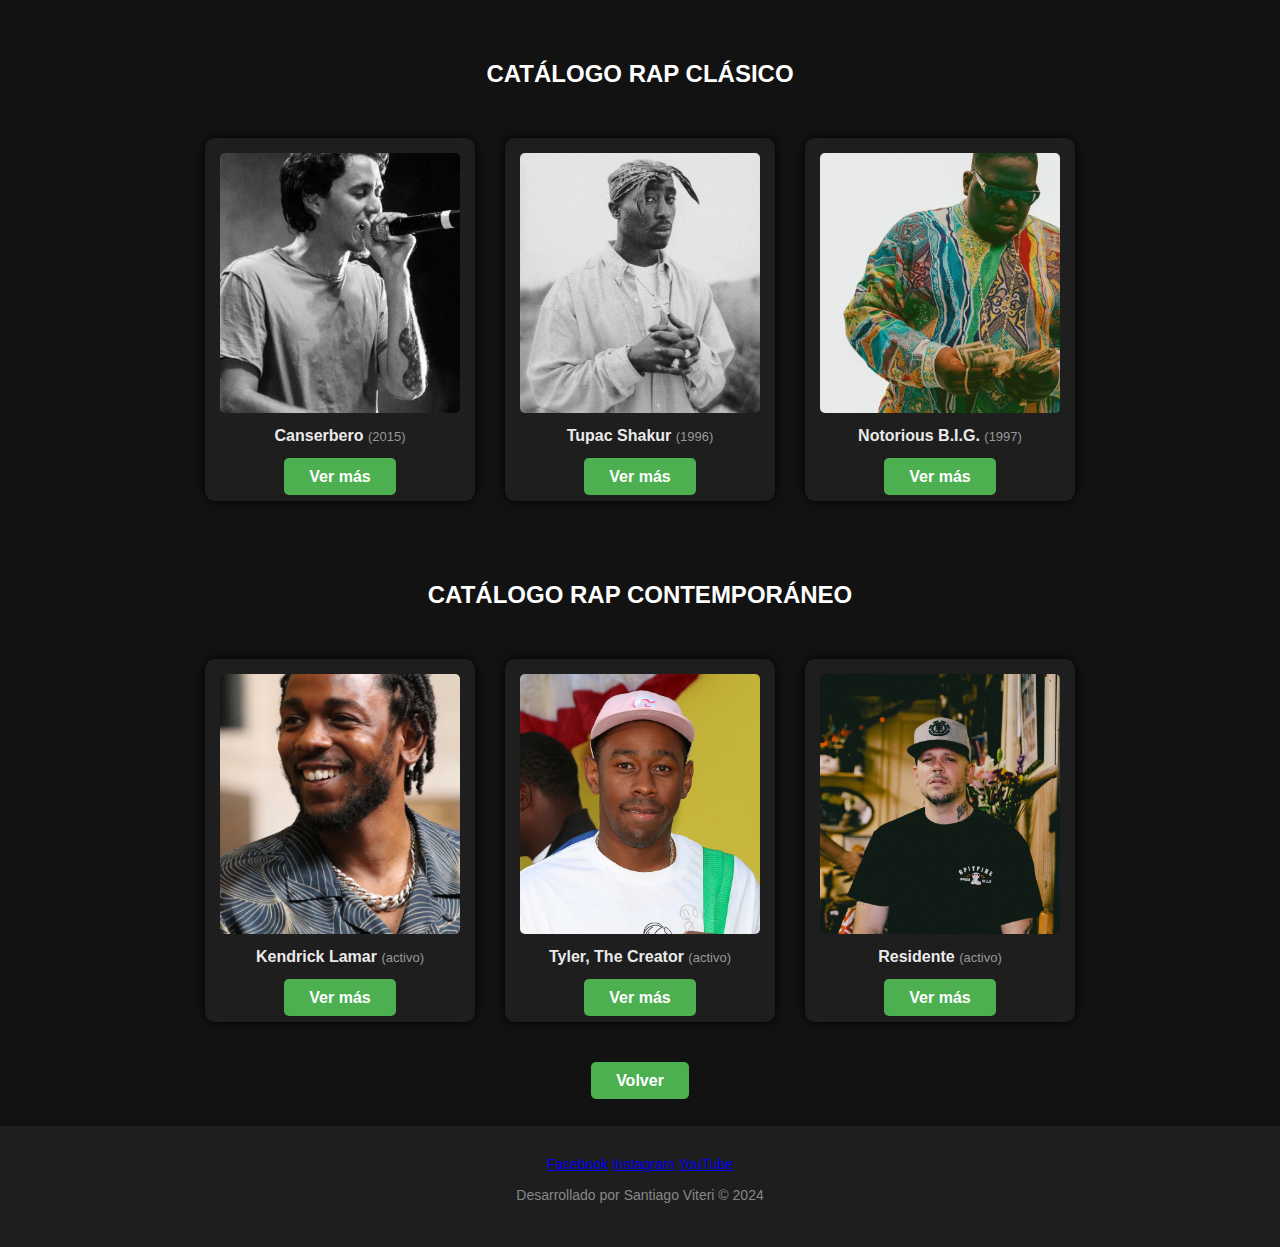
<file: mr.green/catalogo/index.html>
<!DOCTYPE html>
<html lang="es">
<head>
  <meta charset="UTF-8" />
  <meta name="viewport" content="width=device-width, initial-scale=1.0" />
  <title>Catálogo - Cultura RAP</title>
  <link rel="stylesheet" href="../css/styles.css" />
</head>
<body>
  <section class="seccion">
    <h2 class="relato-titulo">CATÁLOGO RAP CLÁSICO</h2>
    <div class="galeria">
      <div class="tarjeta">
        <img src="recurso3/rap1.jpg" alt="Canserbero">
        <h3>Canserbero <span>(2015)</span></h3>
        <br>
        <a href="catalogo1.html" class="btn">Ver más</a>
      </div>
      <div class="tarjeta">
        <img src="recurso3/rap2.jpg" alt="Tupac">
        <h3>Tupac Shakur <span>(1996)</span></h3>
        <br>
        <a href="catalogo2.html" class="btn">Ver más</a>
      </div>
      <div class="tarjeta">
        <img src="recurso3/rap3.jpg" alt="Biggie Smalls">
        <h3>Notorious B.I.G. <span>(1997)</span></h3>
        <br>
        <a href="catalogo3.html" class="btn">Ver más</a>
      </div>
    </div>
  </section>

  <section class="seccion">
    <h2 class="relato-titulo">CATÁLOGO RAP CONTEMPORÁNEO</h2>
    <div class="galeria">
      <div class="tarjeta">
        <img src="recurso3/rap4.jpg" alt="Kendrick Lamar">
        <h3>Kendrick Lamar <span>(activo)</span></h3>
        <br>
        <a href="catalogo4.html" class="btn">Ver más</a>
      </div>
      <div class="tarjeta">
        <img src="recurso3/rap5.avif" alt="Tyler The Creator">
        <h3>Tyler, The Creator <span>(activo)</span></h3>
        <br>
        <a href="catalogo5.html" class="btn">Ver más</a>
      </div>
      <div class="tarjeta">
        <img src="recurso3/rap6.webp" alt="Residente">
        <h3>Residente <span>(activo)</span></h3>
        <br>
        <a href="catalogo6.html" class="btn">Ver más</a>
      </div>
    </div>
  </section>
   <div style="text-align: center; margin-top: 30px;">
      <a href="../rap.html"class="btn">Volver</a>
    </div>
    <br>
    <br>
    <footer class="main-footer">
     <div class="redes-sociales">
        <a href="https://facebook.com" target="_blank" class="icono facebook">Facebook</a>
        <a href="https://instagram.com" target="_blank" class="icono instagram">Instagram</a>
        <a href="https://youtube.com" target="_blank" class="icono youtube">YouTube</a>
    </div>
    <p class="credit">Desarrollado por Santiago Viteri © 2024</p>
  </footer>
</body>
</html>
</file>
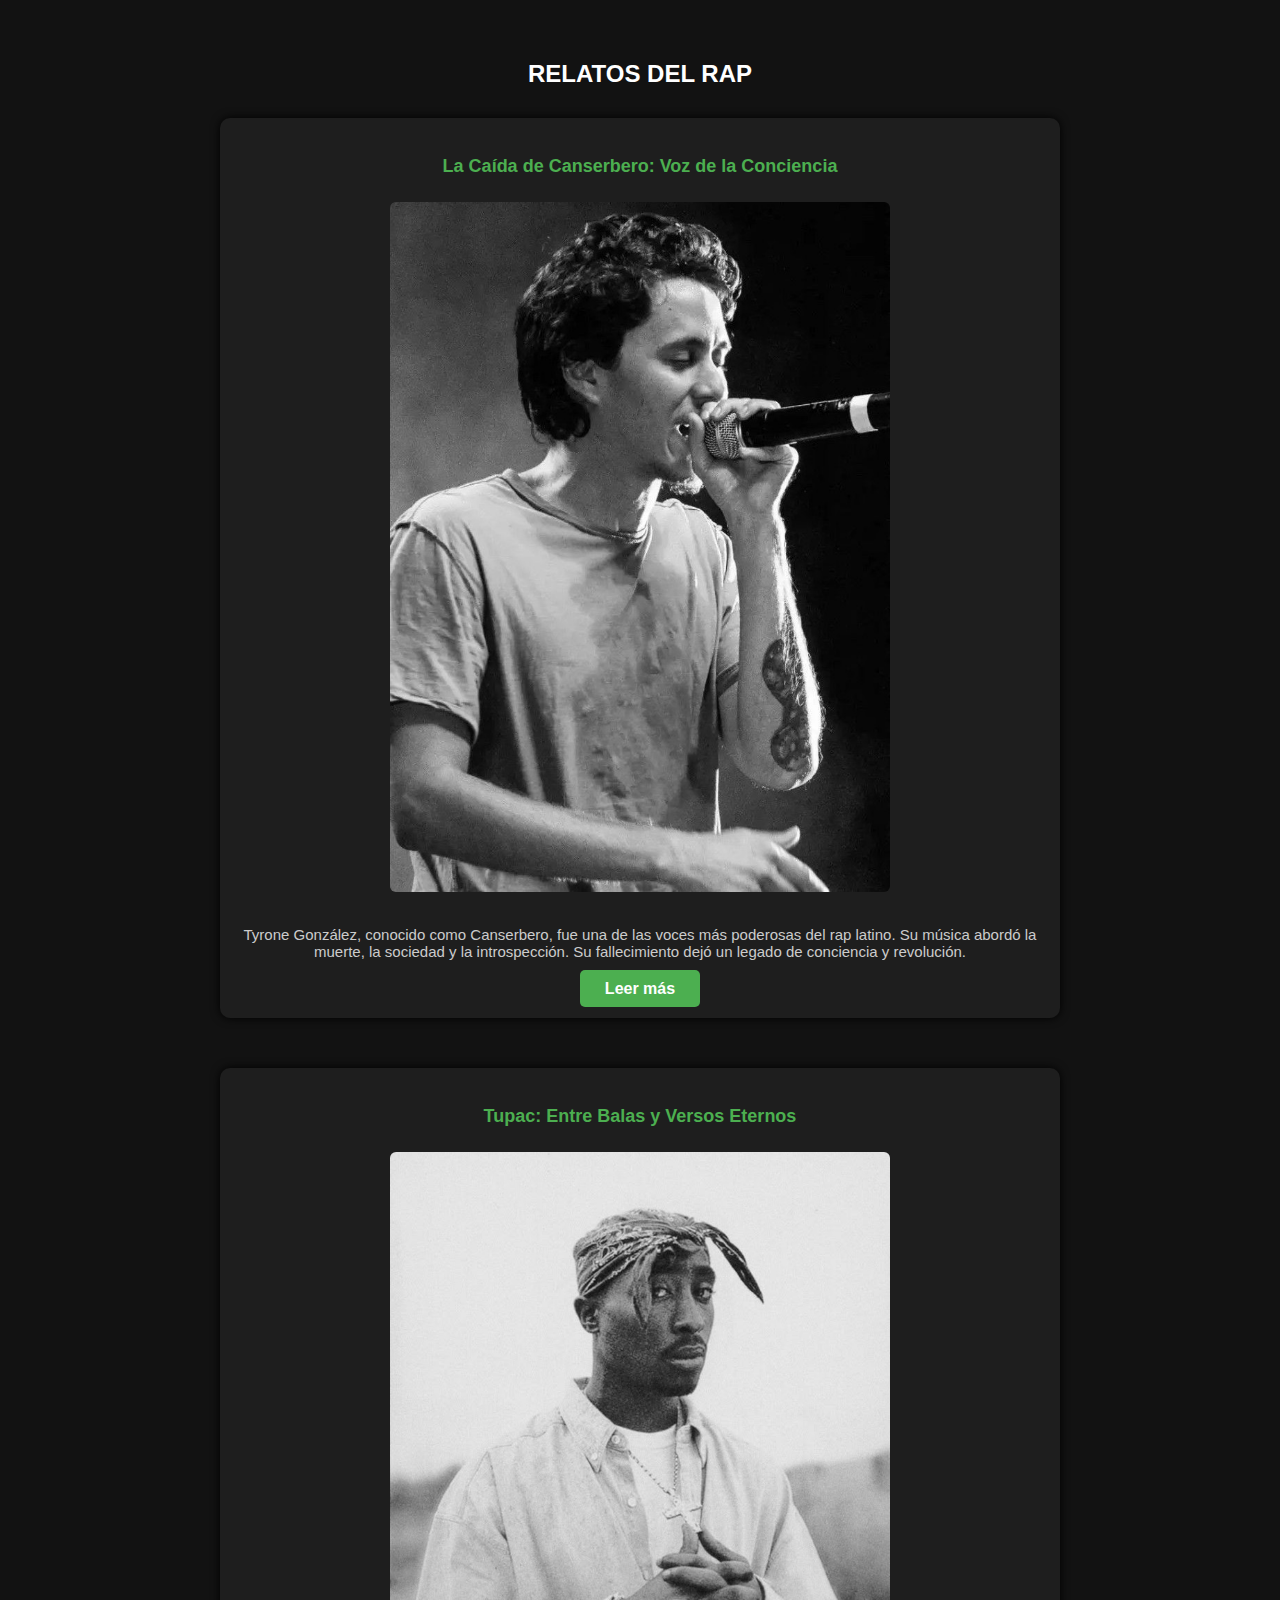
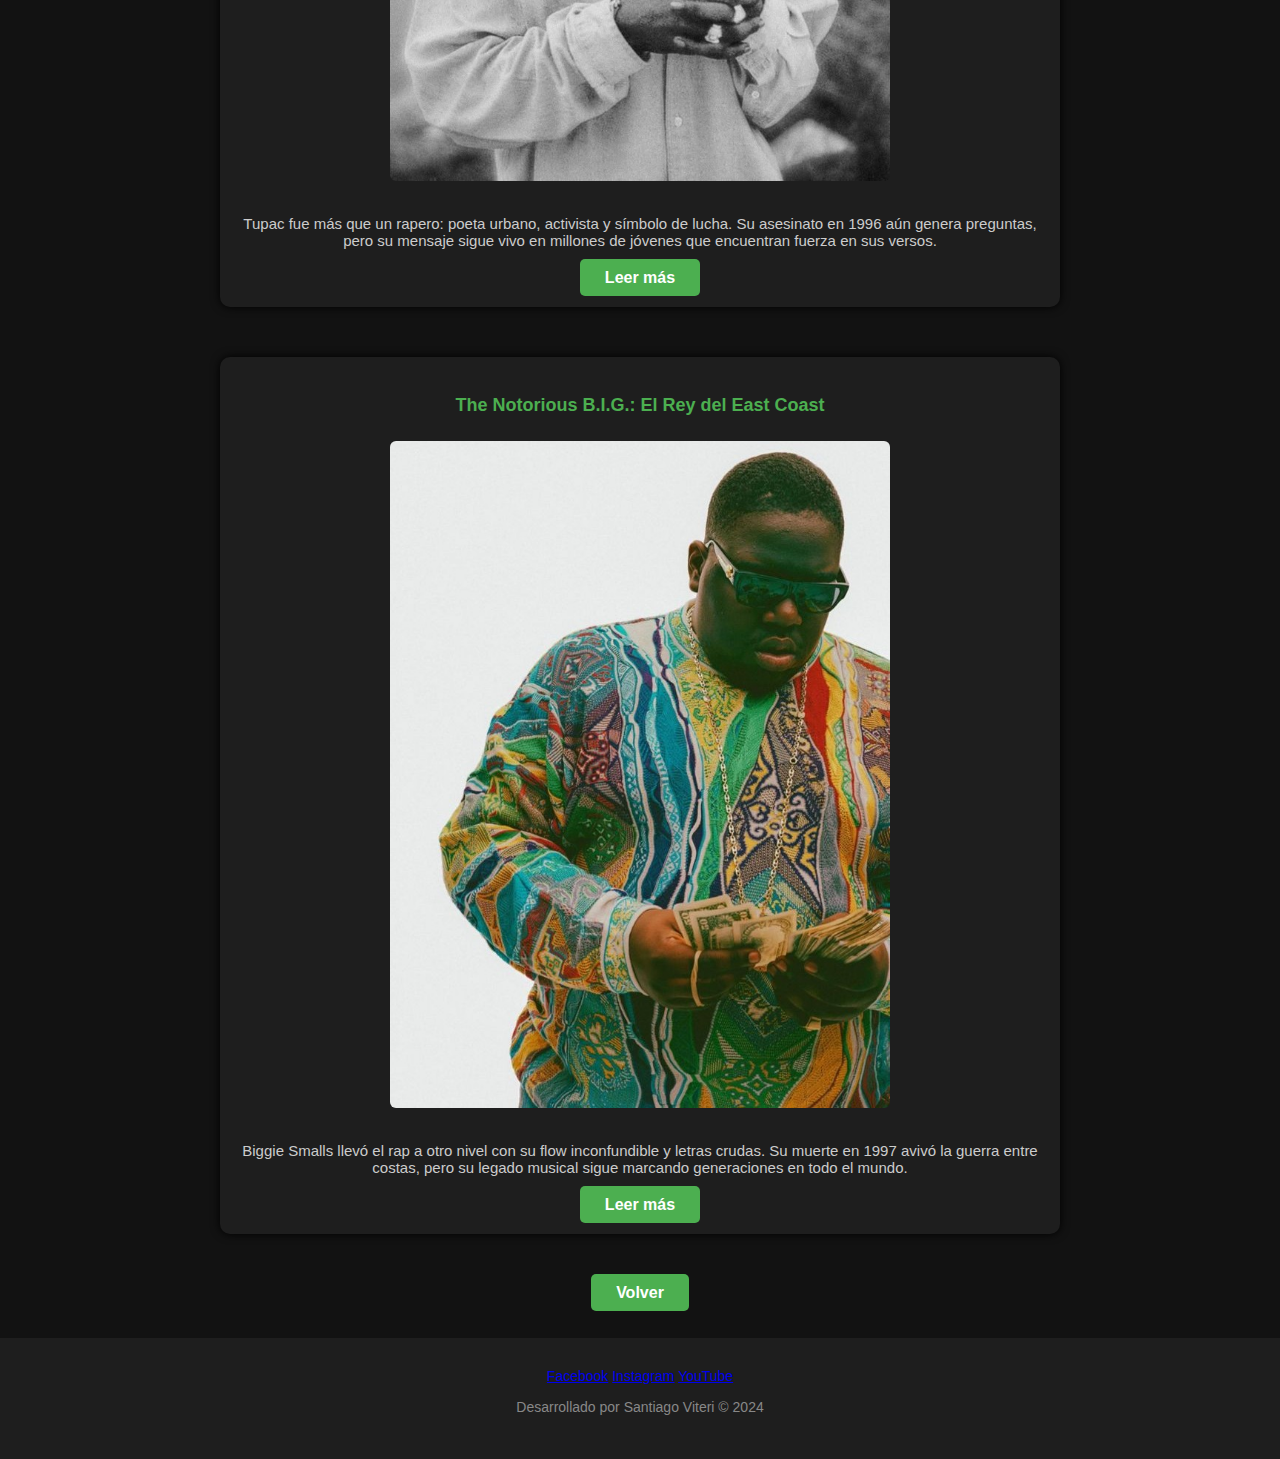
<file: mr.green/relatos/index.html>
<!DOCTYPE html>
<html lang="es">
<head>
  <meta charset="UTF-8" />
  <meta name="viewport" content="width=device-width, initial-scale=1.0" />
  <title>Relatos del RAP</title>
  <link rel="stylesheet" href="../css/styles.css" />
</head>
<body>
  <section class="relatos-seccion">
    <h2 class="relato-titulo">RELATOS DEL RAP</h2>

    <div class="relato-bloque">
      <h3 class="relato-subtitulo">La Caída de Canserbero: Voz de la Conciencia</h3>
      <img src="recusro2/rap1.jpg" alt="Canserbero" class="relato-img">
      <p class="relato-descripcion">
        Tyrone González, conocido como Canserbero, fue una de las voces más poderosas del rap latino. Su música abordó la muerte, la sociedad y la introspección. Su fallecimiento dejó un legado de conciencia y revolución.
      </p>
      <a href="relato1.html" class="btn">Leer más</a>
    </div>

    <div class="relato-bloque">
      <h3 class="relato-subtitulo">Tupac: Entre Balas y Versos Eternos</h3>
      <img src="recusro2/rap2.jpg" alt="Tupac Shakur" class="relato-img">
      <p class="relato-descripcion">
        Tupac fue más que un rapero: poeta urbano, activista y símbolo de lucha. Su asesinato en 1996 aún genera preguntas, pero su mensaje sigue vivo en millones de jóvenes que encuentran fuerza en sus versos.
      </p>
      <a href="relato2.html" class="btn">Leer más</a>
    </div>

    <div class="relato-bloque">
      <h3 class="relato-subtitulo">The Notorious B.I.G.: El Rey del East Coast</h3>
      <img src="recusro2/rap3.jpg" alt="Notorious BIG" class="relato-img">
      <p class="relato-descripcion">
        Biggie Smalls llevó el rap a otro nivel con su flow inconfundible y letras crudas. Su muerte en 1997 avivó la guerra entre costas, pero su legado musical sigue marcando generaciones en todo el mundo.
      </p>
      <a href="relato3.html" class="btn">Leer más</a>
    </div>

     <div style="text-align: center; margin-top: 30px;">
      <a href="../rap.html"class="btn">Volver</a>
    </div>
    <br>
    <br>
    <footer class="main-footer">
     <div class="redes-sociales">
        <a href="https://facebook.com" target="_blank" class="icono facebook">Facebook</a>
        <a href="https://instagram.com" target="_blank" class="icono instagram">Instagram</a>
        <a href="https://youtube.com" target="_blank" class="icono youtube">YouTube</a>
    </div>
    <p class="credit">Desarrollado por Santiago Viteri © 2024</p>
  </footer>
  </section>
</body>
</html>
</file>
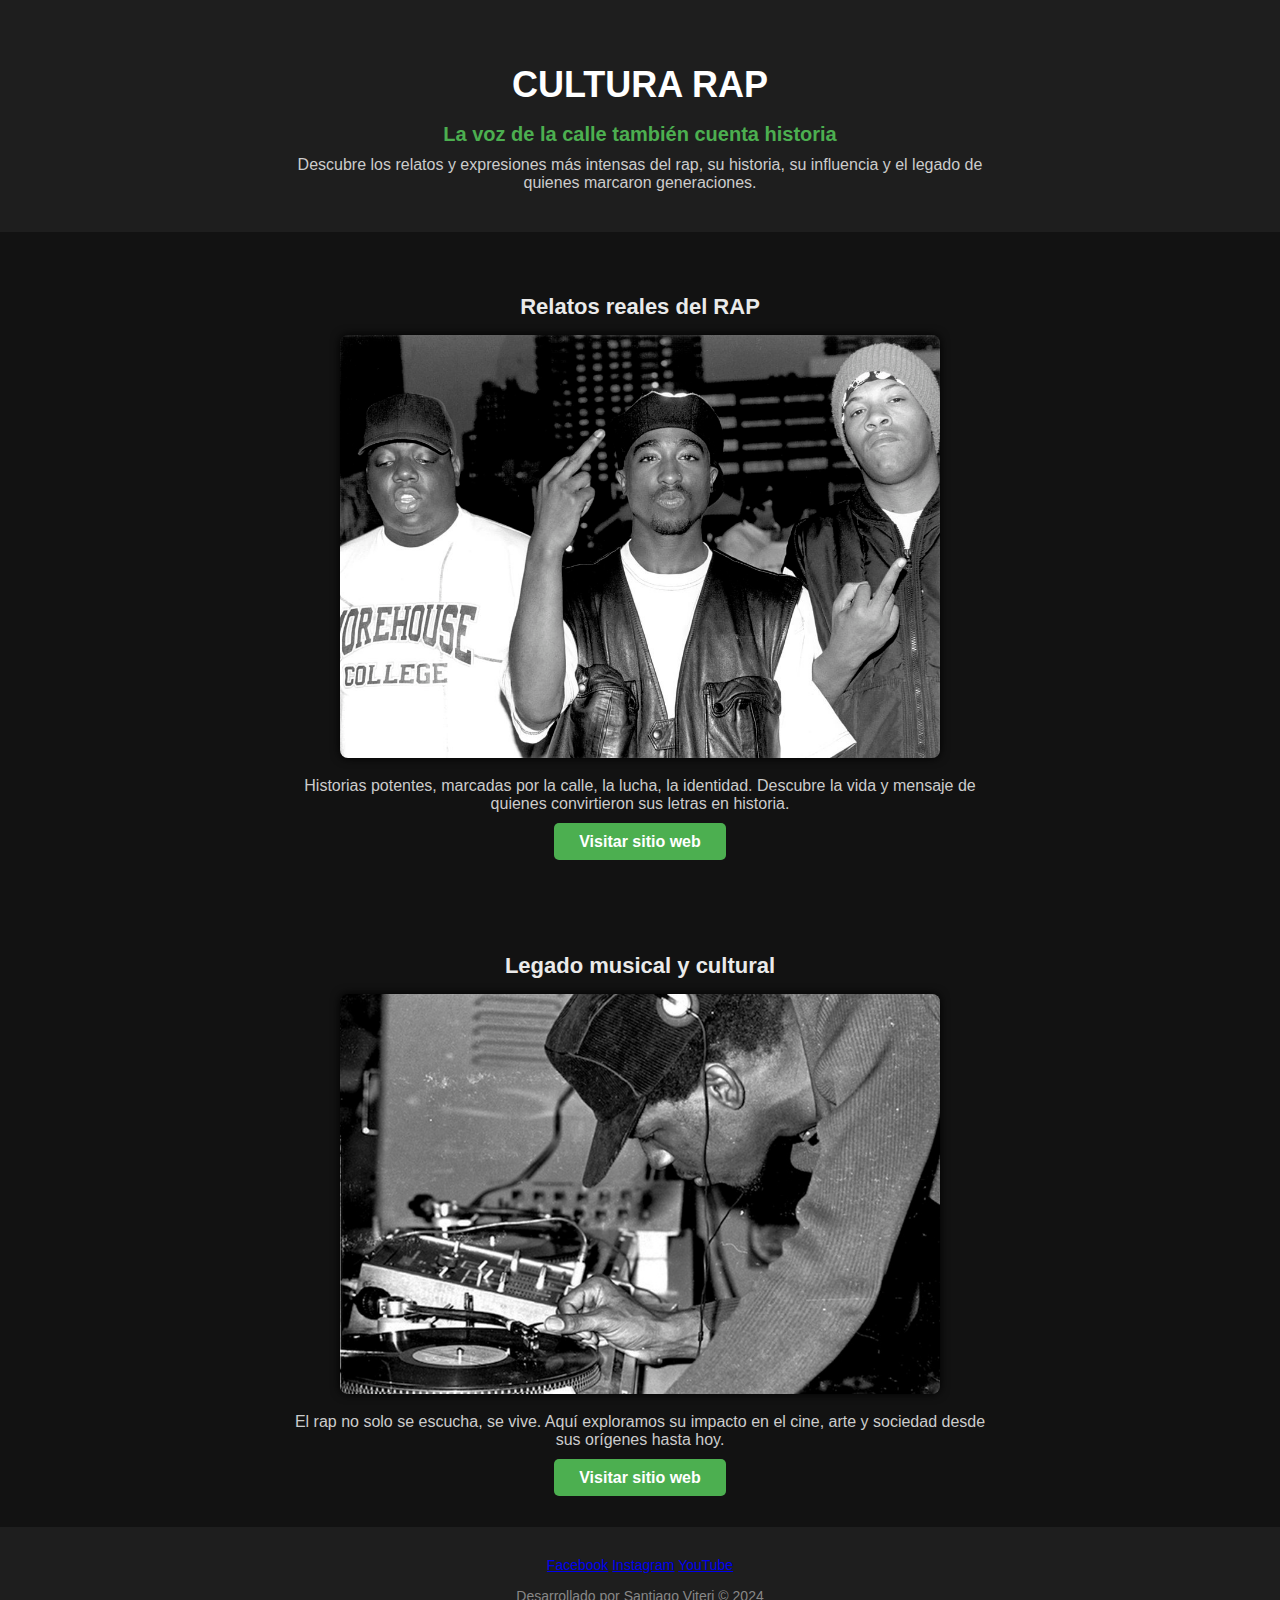
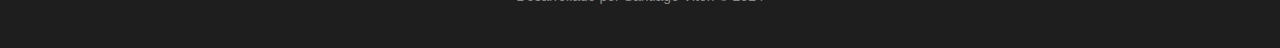
<file: mr.green/rap.html>
<!DOCTYPE html>
<html lang="es">
<head>
  <meta charset="UTF-8">
  <meta name="viewport" content="width=device-width, initial-scale=1.0">
  <title>Cultura RAP</title>
  <link rel="stylesheet" href="css/styles.css">
</head>
<body>
  <header class="main-header">
    <h1>CULTURA RAP</h1>
    <h2>La voz de la calle también cuenta historia</h2>
    <p>Descubre los relatos y expresiones más intensas del rap, su historia, su influencia y el legado de quienes marcaron generaciones.</p>
  </header>

  <section class="bloque">
    <h3>Relatos reales del RAP</h3>
    <img src="recurso/rap1.jpeg" alt="Relato de rap" class="bloque-img">
    <p>Historias potentes, marcadas por la calle, la lucha, la identidad. Descubre la vida y mensaje de quienes convirtieron sus letras en historia.</p>
    <a href="relatos/index.html" class="btn">Visitar sitio web</a>
  </section>

  <section class="bloque">
    <h3>Legado musical y cultural</h3>
    <img src="recurso/rap2.jpg" alt="Legado cultural" class="bloque-img">
    <p>El rap no solo se escucha, se vive. Aquí exploramos su impacto en el cine, arte y sociedad desde sus orígenes hasta hoy.</p>
    <a href="catalogo/index.html" class="btn">Visitar sitio web</a>
  </section>
 <footer class="main-footer">
     <div class="redes-sociales">
        <a href="https://facebook.com" target="_blank" class="icono facebook">Facebook</a>
        <a href="https://instagram.com" target="_blank" class="icono instagram">Instagram</a>
        <a href="https://youtube.com" target="_blank" class="icono youtube">YouTube</a>
    </div>
    <p class="credit">Desarrollado por Santiago Viteri © 2024</p>
  </footer>
</body>
</html>
</file>
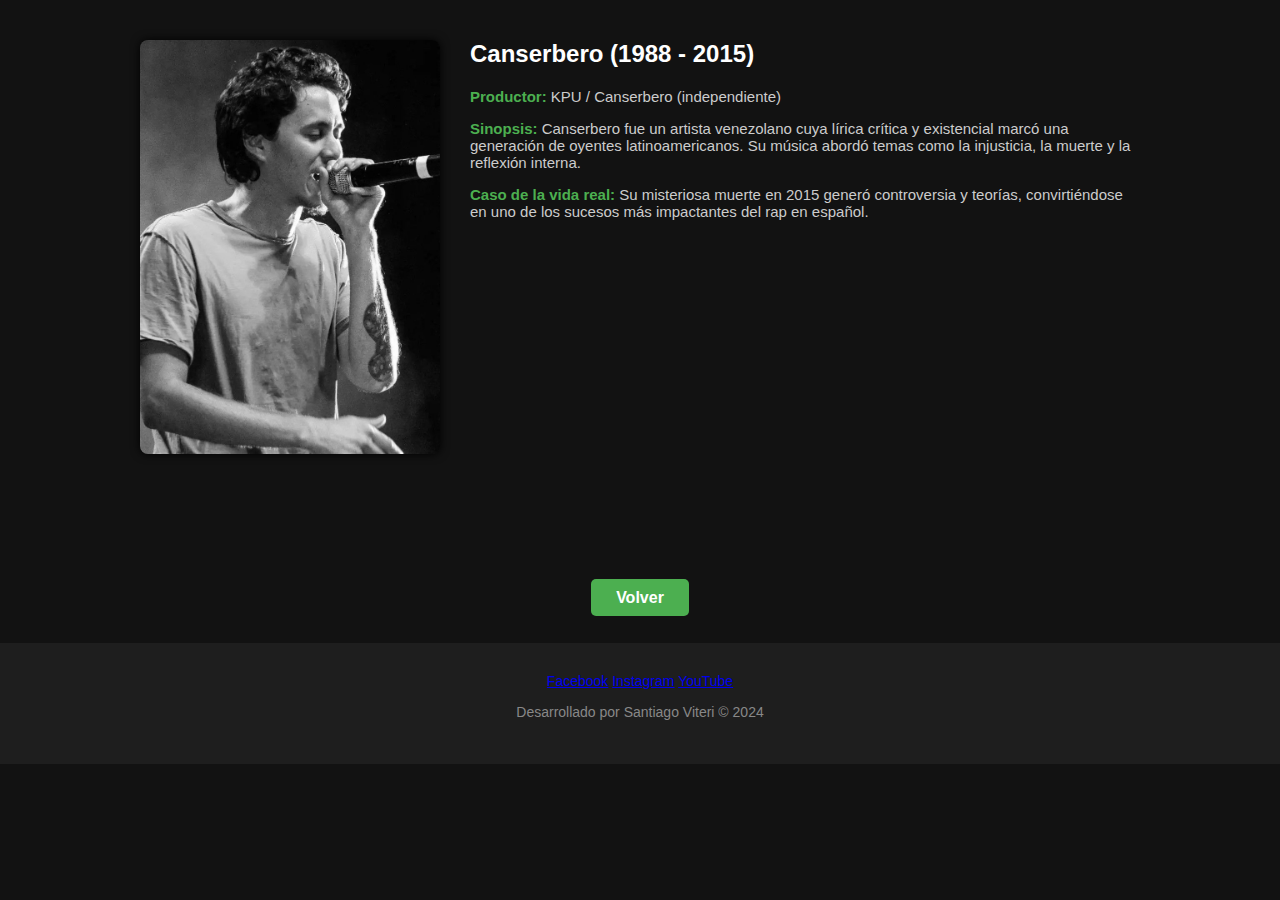
<file: mr.green/catalogo/catalogo1.html>
<!DOCTYPE html>
<html lang="es">
<head>
  <meta charset="UTF-8" />
  <meta name="viewport" content="width=device-width, initial-scale=1.0" />
  <title>Canserbero</title>
   <link rel="stylesheet" href="../css/styles.css" />
</head>
<body>
  <section class="ficha-container">
    <img src="recurso3/rap1.jpg" alt="Canserbero" />
    <div class="ficha-info">
      <h2>Canserbero (1988 - 2015)</h2>
      <p><strong>Productor:</strong> KPU / Canserbero (independiente)</p>
      <p><strong>Sinopsis:</strong> Canserbero fue un artista venezolano cuya lírica crítica y existencial marcó una generación de oyentes latinoamericanos. Su música abordó temas como la injusticia, la muerte y la reflexión interna.</p>
      <p><strong>Caso de la vida real:</strong> Su misteriosa muerte en 2015 generó controversia y teorías, convirtiéndose en uno de los sucesos más impactantes del rap en español.</p>
      <iframe width="560" height="315" src="https://www.youtube.com/embed/Z53FwXxB5JE?si=Y1pnn-N3zk7E0WwX" title="YouTube video player" frameborder="0" allow="accelerometer; autoplay; clipboard-write; encrypted-media; gyroscope; picture-in-picture; web-share" referrerpolicy="strict-origin-when-cross-origin" allowfullscreen></iframe>
    </div>
</body>
  </section>
    <div style="text-align: center; margin-top: 30px;">
      <a href="index.html"class="btn">Volver</a>
    </div>
    <br>
    <br>
    <footer class="main-footer">
     <div class="redes-sociales">
        <a href="https://facebook.com" target="_blank" class="icono facebook">Facebook</a>
        <a href="https://instagram.com" target="_blank" class="icono instagram">Instagram</a>
        <a href="https://youtube.com" target="_blank" class="icono youtube">YouTube</a>
    </div>
    <p class="credit">Desarrollado por Santiago Viteri © 2024</p>
  </footer>
</body>
</html>
</file>
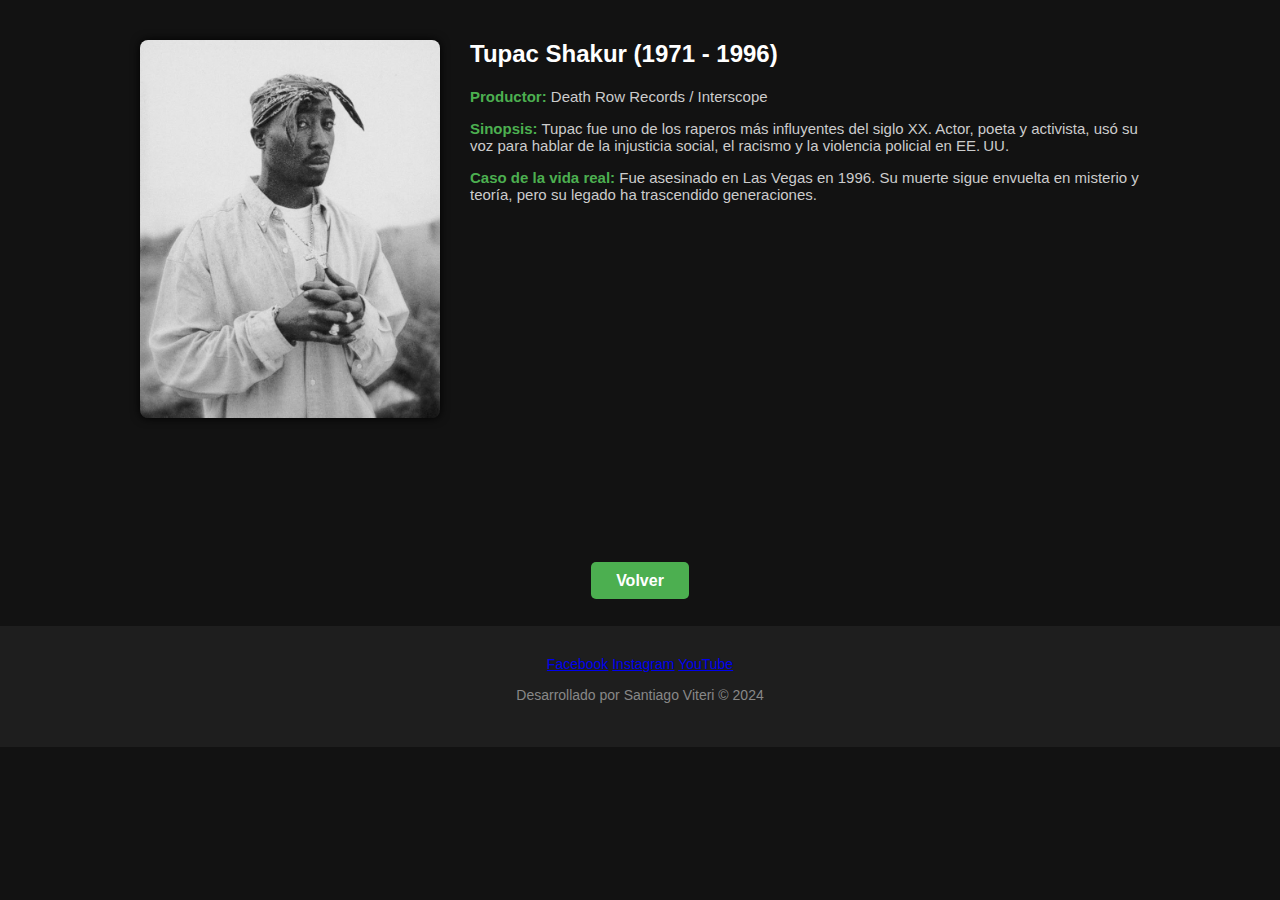
<file: mr.green/catalogo/catalogo2.html>
<!DOCTYPE html>
<html lang="es">
<head>
  <meta charset="UTF-8" />
  <meta name="viewport" content="width=device-width, initial-scale=1.0" />
  <title>Tupac Shakur</title>
   <link rel="stylesheet" href="../css/styles.css" />
</head>
<body>
  <section class="ficha-container">
    <img src="recurso3/rap2.jpg" alt="Tupac Shakur" />
    <div class="ficha-info">
      <h2>Tupac Shakur (1971 - 1996)</h2>
      <p><strong>Productor:</strong> Death Row Records / Interscope</p>
      <p><strong>Sinopsis:</strong> Tupac fue uno de los raperos más influyentes del siglo XX. Actor, poeta y activista, usó su voz para hablar de la injusticia social, el racismo y la violencia policial en EE. UU.</p>
      <p><strong>Caso de la vida real:</strong> Fue asesinado en Las Vegas en 1996. Su muerte sigue envuelta en misterio y teoría, pero su legado ha trascendido generaciones.</p>
     <iframe width="560" height="315" src="https://www.youtube.com/embed/U4iXxmWh7yg?si=eW-4J-3xsdhWWz6p" title="YouTube video player" frameborder="0" allow="accelerometer; autoplay; clipboard-write; encrypted-media; gyroscope; picture-in-picture; web-share" referrerpolicy="strict-origin-when-cross-origin" allowfullscreen></iframe>
    
  </section>
 <div style="text-align: center; margin-top: 30px;">
      <a href="index.html"class="btn">Volver</a>
    </div>
    <br>
    <br>
    <footer class="main-footer">
     <div class="redes-sociales">
        <a href="https://facebook.com" target="_blank" class="icono facebook">Facebook</a>
        <a href="https://instagram.com" target="_blank" class="icono instagram">Instagram</a>
        <a href="https://youtube.com" target="_blank" class="icono youtube">YouTube</a>
    </div>
    <p class="credit">Desarrollado por Santiago Viteri © 2024</p>
  </footer>
</body>
</html>
</file>
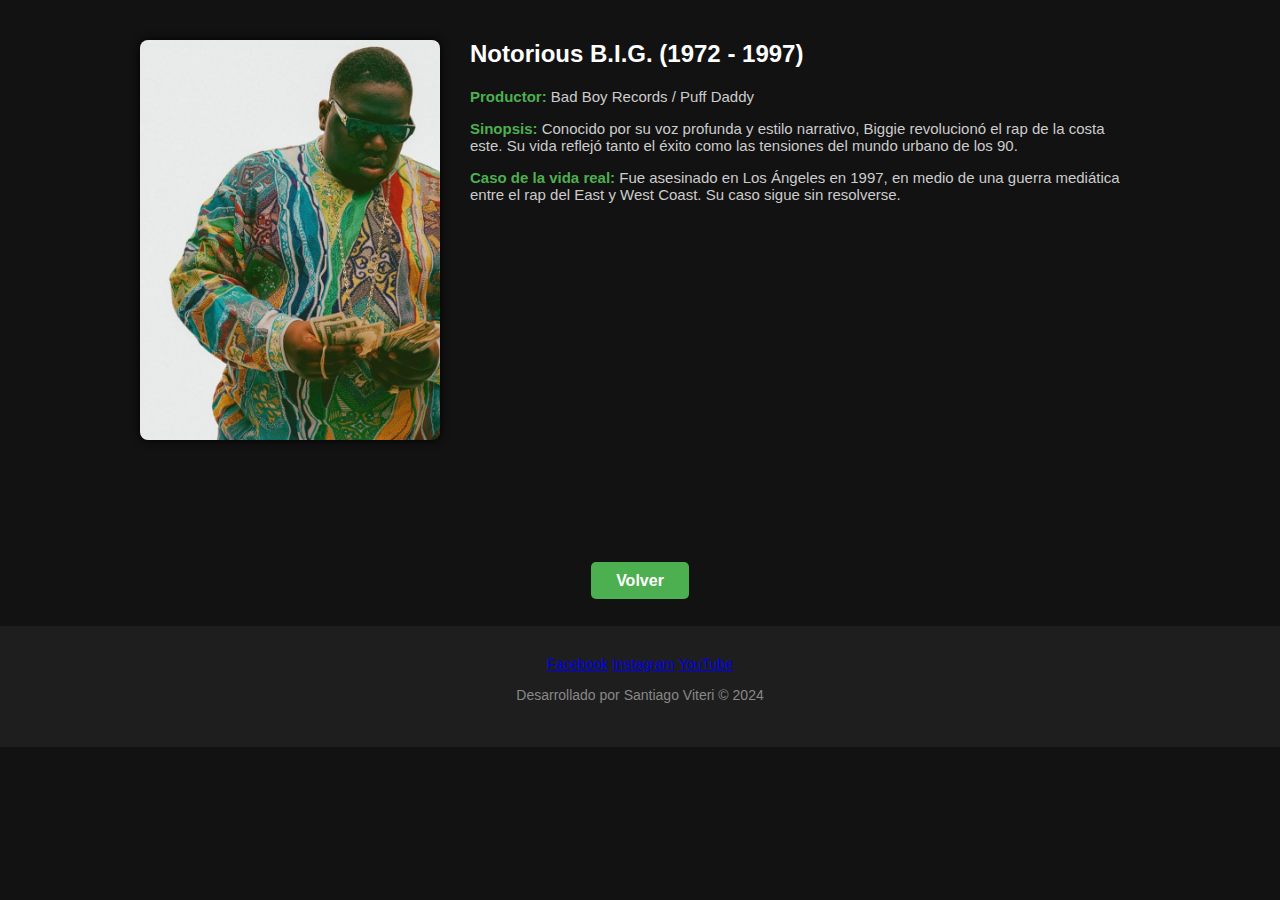
<file: mr.green/catalogo/catalogo3.html>
<!DOCTYPE html>
<html lang="es">
<head>
  <meta charset="UTF-8" />
  <meta name="viewport" content="width=device-width, initial-scale=1.0" />
  <title>Notorious B.I.G.</title>
 <link rel="stylesheet" href="../css/styles.css" />
</head>
<body>
  <section class="ficha-container">
    <img src="recurso3/rap3.jpg" alt="Notorious B.I.G." />
    <div class="ficha-info">
      <h2>Notorious B.I.G. (1972 - 1997)</h2>
      <p><strong>Productor:</strong> Bad Boy Records / Puff Daddy</p>
      <p><strong>Sinopsis:</strong> Conocido por su voz profunda y estilo narrativo, Biggie revolucionó el rap de la costa este. Su vida reflejó tanto el éxito como las tensiones del mundo urbano de los 90.</p>
      <p><strong>Caso de la vida real:</strong> Fue asesinado en Los Ángeles en 1997, en medio de una guerra mediática entre el rap del East y West Coast. Su caso sigue sin resolverse.</p>
<iframe width="560" height="315" src="https://www.youtube.com/embed/8GbUuNysIMk?si=D_vzll7JLUPWBqaw" title="YouTube video player" frameborder="0" allow="accelerometer; autoplay; clipboard-write; encrypted-media; gyroscope; picture-in-picture; web-share" referrerpolicy="strict-origin-when-cross-origin" allowfullscreen></iframe>
    </div>
  </section>
<div style="text-align: center; margin-top: 30px;">
      <a href="index.html"class="btn">Volver</a>
    </div>
    <br>
    <br>
    <footer class="main-footer">
     <div class="redes-sociales">
        <a href="https://facebook.com" target="_blank" class="icono facebook">Facebook</a>
        <a href="https://instagram.com" target="_blank" class="icono instagram">Instagram</a>
        <a href="https://youtube.com" target="_blank" class="icono youtube">YouTube</a>
    </div>
    <p class="credit">Desarrollado por Santiago Viteri © 2024</p>
  </footer>
</body>
</html>
</file>
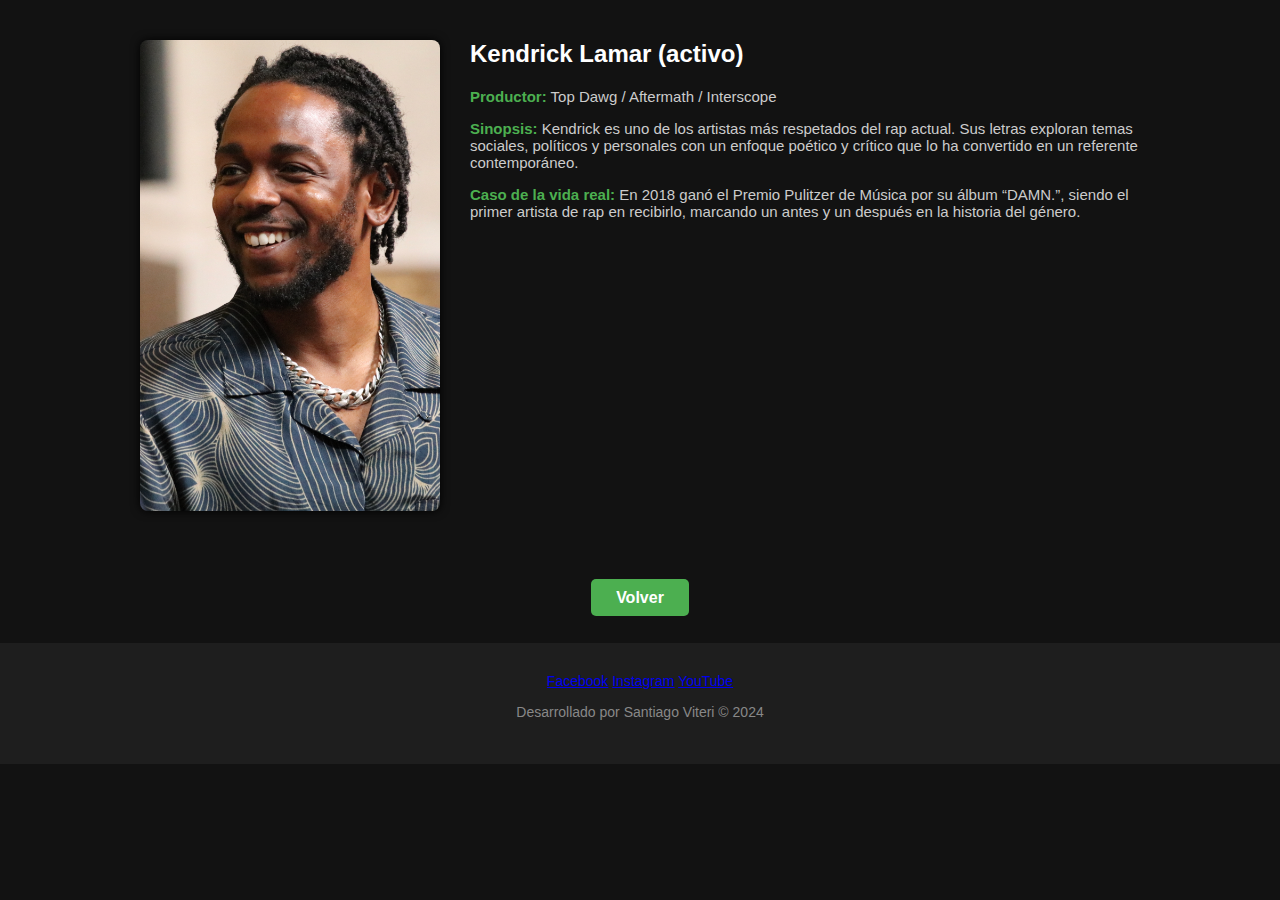
<file: mr.green/catalogo/catalogo4.html>
<!DOCTYPE html>
<html lang="es">
<head>
  <meta charset="UTF-8" />
  <meta name="viewport" content="width=device-width, initial-scale=1.0" />
  <title>Kendrick Lamar</title>
<link rel="stylesheet" href="../css/styles.css" />
</head>
<body>
  <section class="ficha-container">
    <img src="recurso3/rap4.jpg" alt="Kendrick Lamar" />
    <div class="ficha-info">
      <h2>Kendrick Lamar (activo)</h2>
      <p><strong>Productor:</strong> Top Dawg / Aftermath / Interscope</p>
      <p><strong>Sinopsis:</strong> Kendrick es uno de los artistas más respetados del rap actual. Sus letras exploran temas sociales, políticos y personales con un enfoque poético y crítico que lo ha convertido en un referente contemporáneo.</p>
      <p><strong>Caso de la vida real:</strong> En 2018 ganó el Premio Pulitzer de Música por su álbum “DAMN.”, siendo el primer artista de rap en recibirlo, marcando un antes y un después en la historia del género.</p>
     <iframe width="560" height="315" src="https://www.youtube.com/embed/jIY8Nsr87kg?si=eoL-rMeaPna9vgt-" title="YouTube video player" frameborder="0" allow="accelerometer; autoplay; clipboard-write; encrypted-media; gyroscope; picture-in-picture; web-share" referrerpolicy="strict-origin-when-cross-origin" allowfullscreen></iframe>
    </div>
  </section>
<div style="text-align: center; margin-top: 30px;">
      <a href="index.html"class="btn">Volver</a>
    </div>
    <br>
    <br>
    <footer class="main-footer">
     <div class="redes-sociales">
        <a href="https://facebook.com" target="_blank" class="icono facebook">Facebook</a>
        <a href="https://instagram.com" target="_blank" class="icono instagram">Instagram</a>
        <a href="https://youtube.com" target="_blank" class="icono youtube">YouTube</a>
    </div>
    <p class="credit">Desarrollado por Santiago Viteri © 2024</p>
  </footer>
</body>
</body>
</html>
</file>
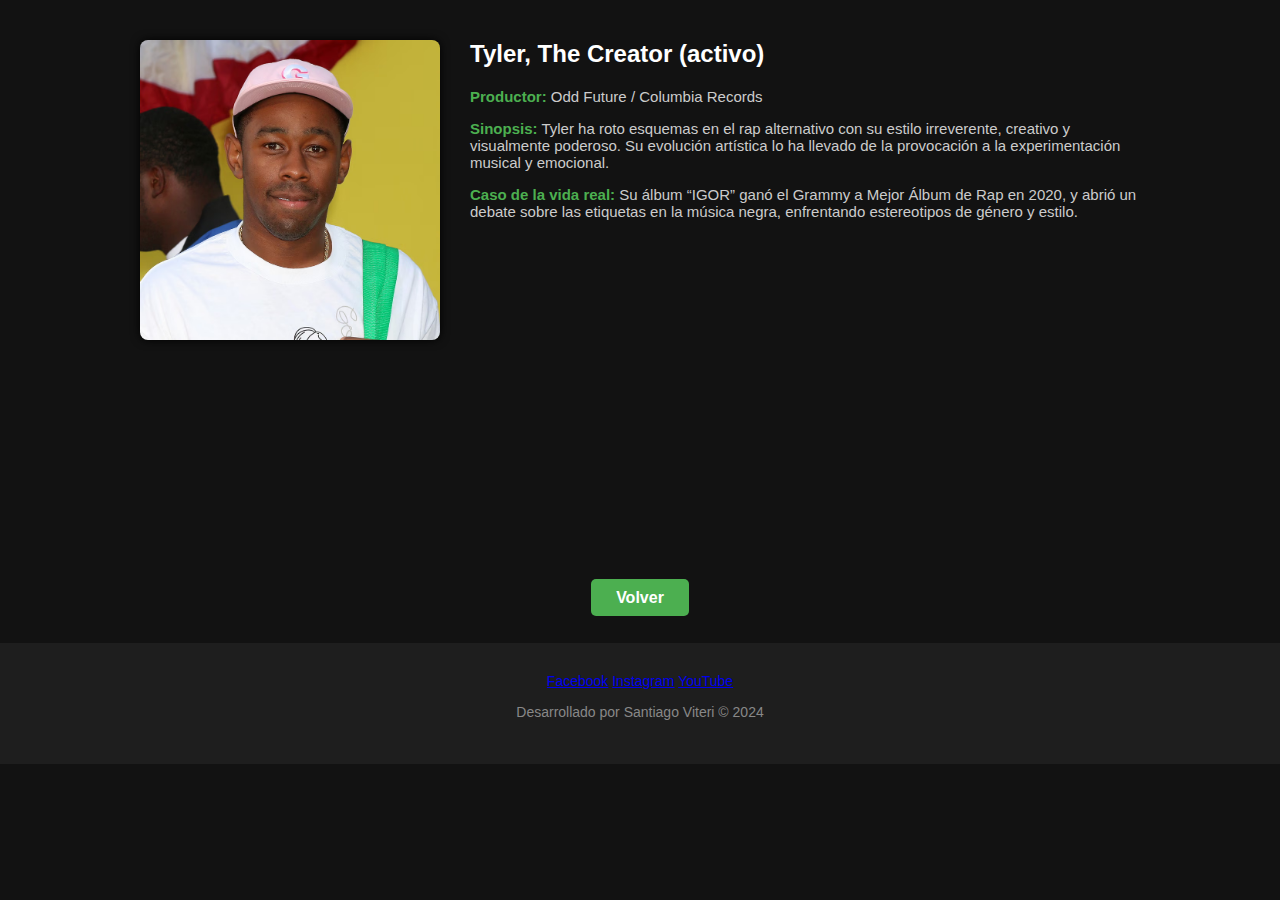
<file: mr.green/catalogo/catalogo5.html>
<!DOCTYPE html>
<html lang="es">
<head>
  <meta charset="UTF-8" />
  <meta name="viewport" content="width=device-width, initial-scale=1.0" />
  <title>Tyler, The Creator</title>
 <link rel="stylesheet" href="../css/styles.css" />
</head>
<body>
  <section class="ficha-container">
    <img src="recurso3/rap5.avif" alt="Tyler, The Creator" />
    <div class="ficha-info">
      <h2>Tyler, The Creator (activo)</h2>
      <p><strong>Productor:</strong> Odd Future / Columbia Records</p>
      <p><strong>Sinopsis:</strong> Tyler ha roto esquemas en el rap alternativo con su estilo irreverente, creativo y visualmente poderoso. Su evolución artística lo ha llevado de la provocación a la experimentación musical y emocional.</p>
      <p><strong>Caso de la vida real:</strong> Su álbum “IGOR” ganó el Grammy a Mejor Álbum de Rap en 2020, y abrió un debate sobre las etiquetas en la música negra, enfrentando estereotipos de género y estilo.</p>
    <iframe width="560" height="315" src="https://www.youtube.com/embed/H6CjuMazfsQ?si=sP2zJIqqOBOCLRXk" title="YouTube video player" frameborder="0" allow="accelerometer; autoplay; clipboard-write; encrypted-media; gyroscope; picture-in-picture; web-share" referrerpolicy="strict-origin-when-cross-origin" allowfullscreen></iframe>
    </div>
  </section>
<div style="text-align: center; margin-top: 30px;">
      <a href="index.html"class="btn">Volver</a>
    </div>
    <br>
    <br>
    <footer class="main-footer">
     <div class="redes-sociales">
        <a href="https://facebook.com" target="_blank" class="icono facebook">Facebook</a>
        <a href="https://instagram.com" target="_blank" class="icono instagram">Instagram</a>
        <a href="https://youtube.com" target="_blank" class="icono youtube">YouTube</a>
    </div>
    <p class="credit">Desarrollado por Santiago Viteri © 2024</p>
  </footer>
</body>
</html>
</file>
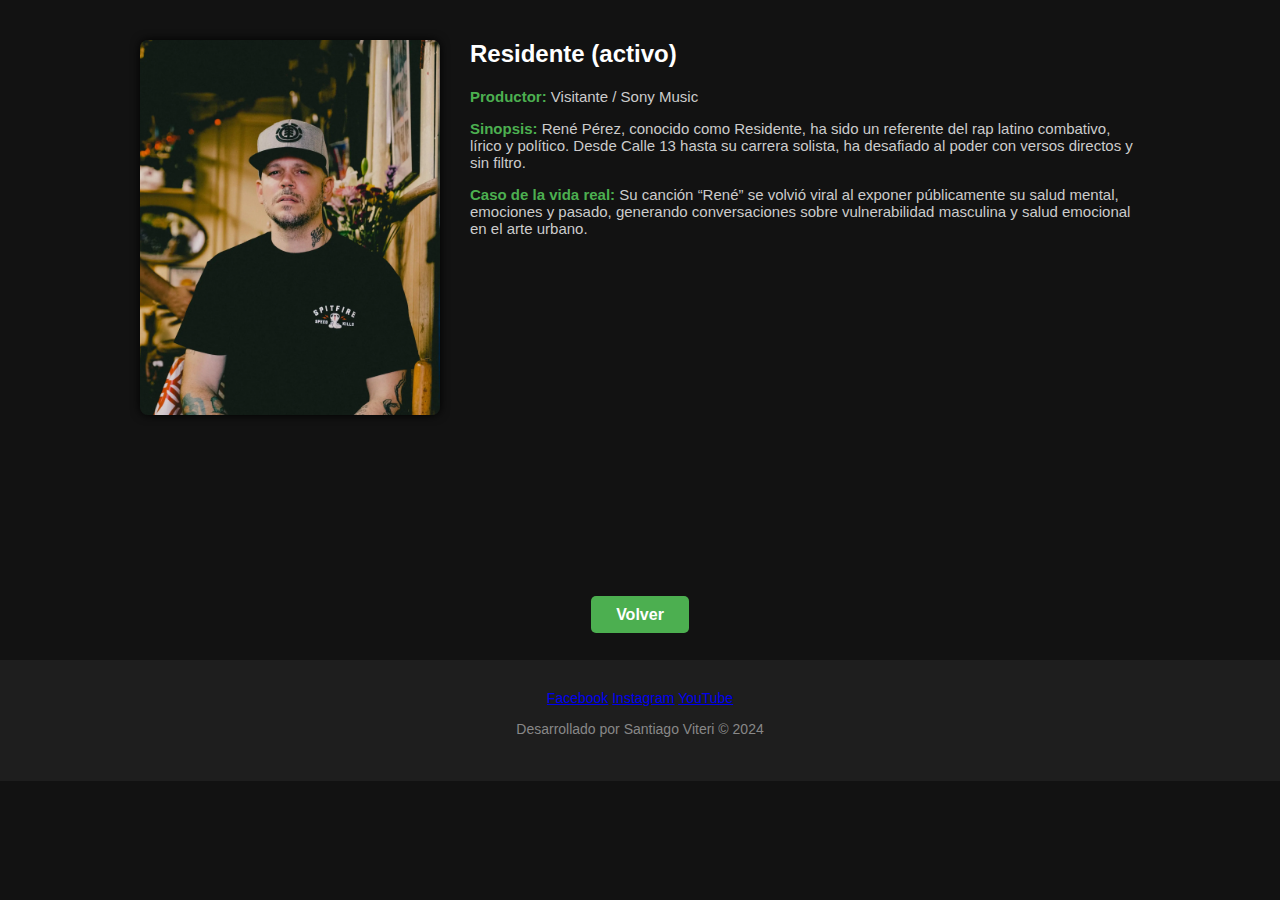
<file: mr.green/catalogo/catalogo6.html>
<!DOCTYPE html>
<html lang="es">
<head>
  <meta charset="UTF-8" />
  <meta name="viewport" content="width=device-width, initial-scale=1.0" />
  <title>Residente</title>
  <link rel="stylesheet" href="../css/styles.css" />
</head>
<body>
  <section class="ficha-container">
    <img src="recurso3/rap6.webp" alt="Residente" />
    <div class="ficha-info">
      <h2>Residente (activo)</h2>
      <p><strong>Productor:</strong> Visitante / Sony Music</p>
      <p><strong>Sinopsis:</strong> René Pérez, conocido como Residente, ha sido un referente del rap latino combativo, lírico y político. Desde Calle 13 hasta su carrera solista, ha desafiado al poder con versos directos y sin filtro.</p>
      <p><strong>Caso de la vida real:</strong> Su canción “René” se volvió viral al exponer públicamente su salud mental, emociones y pasado, generando conversaciones sobre vulnerabilidad masculina y salud emocional en el arte urbano.</p>
      <iframe width="560" height="315" src="https://www.youtube.com/embed/ZDa6Uym_mqk?si=nL12BbFx1xmV_WHl" title="YouTube video player" frameborder="0" allow="accelerometer; autoplay; clipboard-write; encrypted-media; gyroscope; picture-in-picture; web-share" referrerpolicy="strict-origin-when-cross-origin" allowfullscreen></iframe>
    </div>
  </section>

<div style="text-align: center; margin-top: 30px;">
      <a href="index.html"class="btn">Volver</a>
    </div>
    <br>
    <br>
    <footer class="main-footer">
     <div class="redes-sociales">
        <a href="https://facebook.com" target="_blank" class="icono facebook">Facebook</a>
        <a href="https://instagram.com" target="_blank" class="icono instagram">Instagram</a>
        <a href="https://youtube.com" target="_blank" class="icono youtube">YouTube</a>
    </div>
    <p class="credit">Desarrollado por Santiago Viteri © 2024</p>
  </footer>
</body>
</html>
</file>
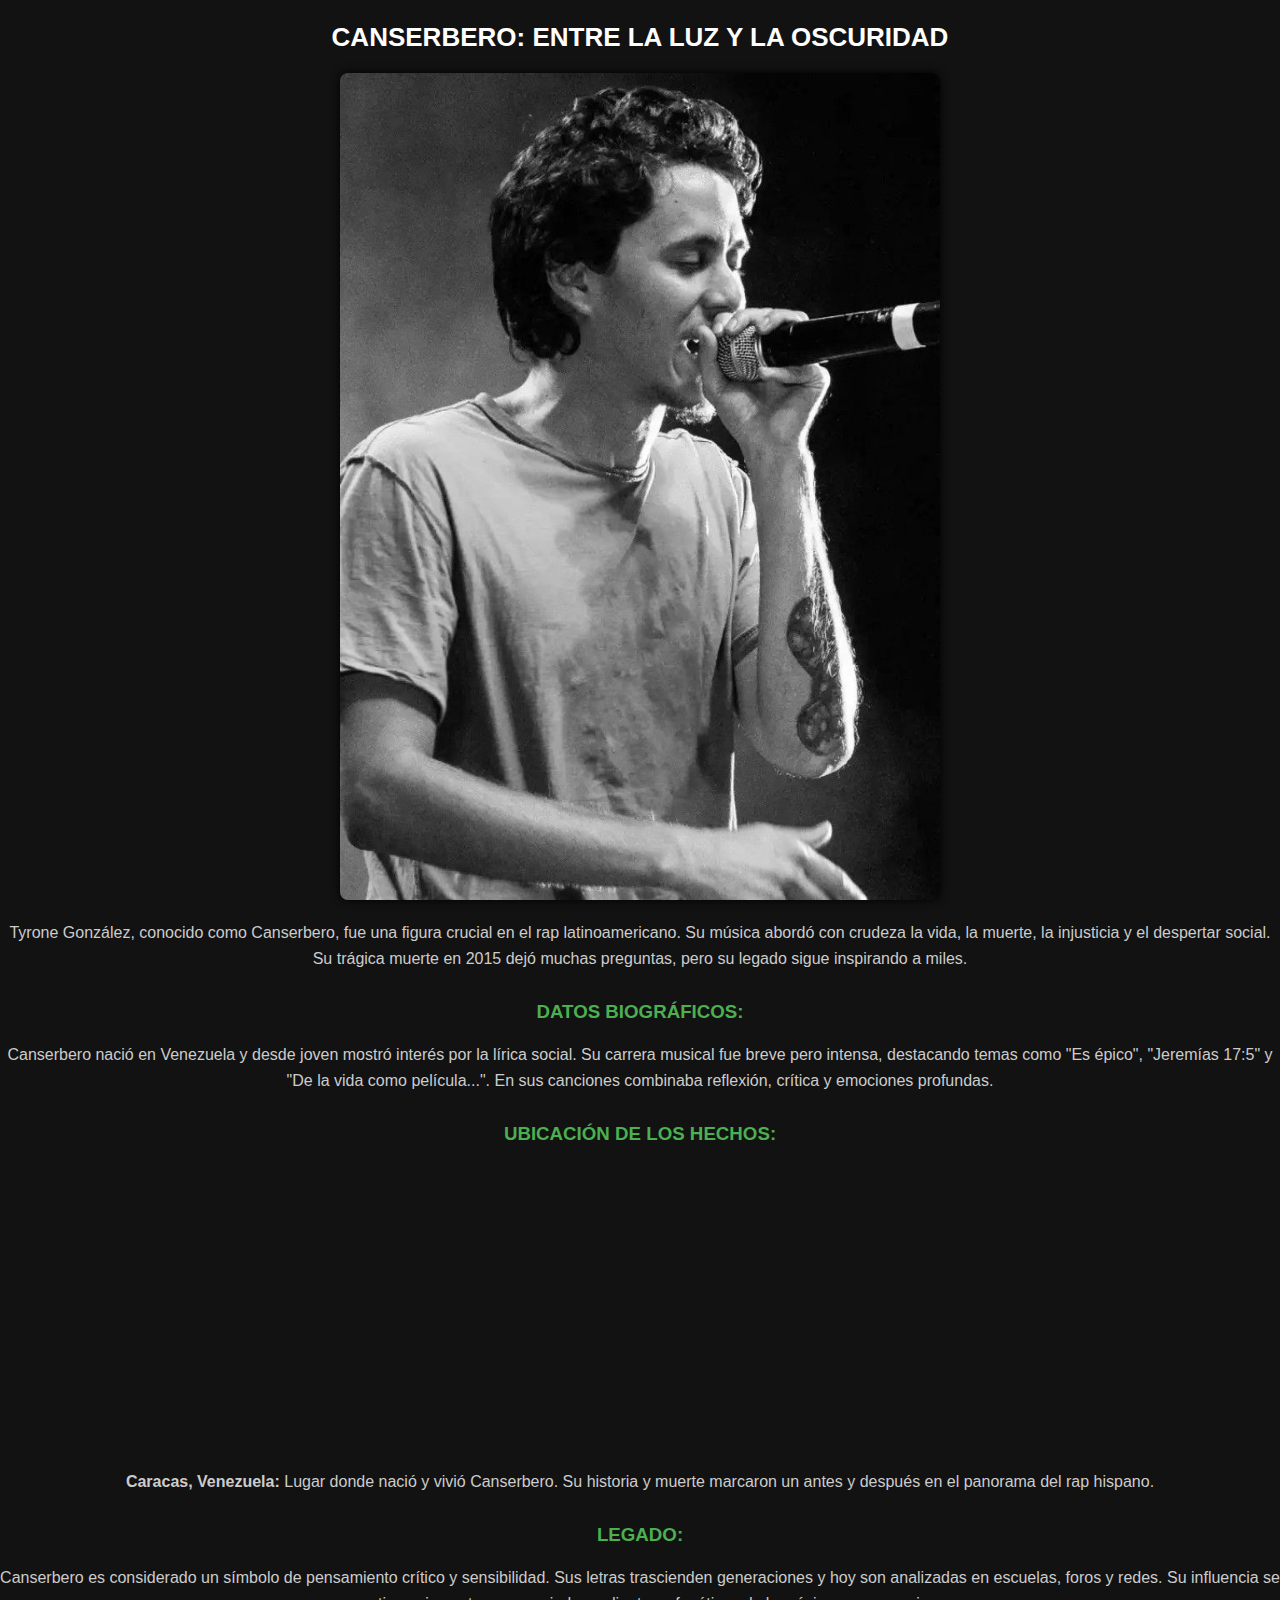
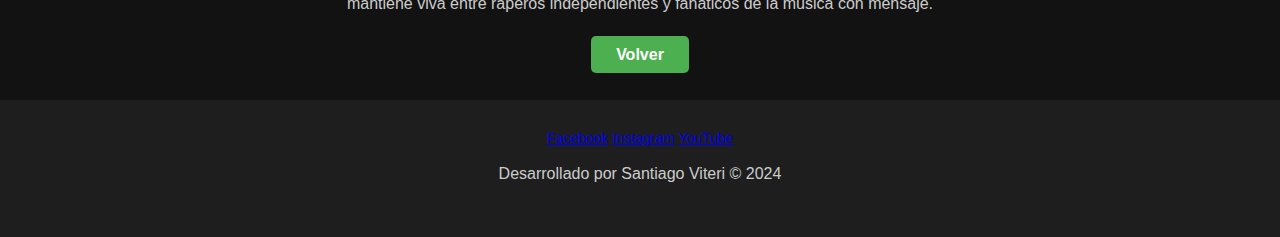
<file: mr.green/relatos/relato1.html>
<!DOCTYPE html>
<html lang="es">
<head>
  <meta charset="UTF-8">
  <meta name="viewport" content="width=device-width, initial-scale=1.0">
  <title>Canserbero</title>
  <link rel="stylesheet" href="../css/styles.css">
</head>
<body>
  <section class="container">
    <h2 class="titulo-relato">CANSERBERO: ENTRE LA LUZ Y LA OSCURIDAD</h2>
    <img src="recusro2/rap1.jpg" alt="Canserbero" class="imagen-relato">
<center>
    <p>
      Tyrone González, conocido como Canserbero, fue una figura crucial en el rap latinoamericano. Su música abordó con crudeza la vida, la muerte, la injusticia y el despertar social. Su trágica muerte en 2015 dejó muchas preguntas, pero su legado sigue inspirando a miles.
    </p>

    <h3>DATOS BIOGRÁFICOS:</h3>
    <p>
      Canserbero nació en Venezuela y desde joven mostró interés por la lírica social. Su carrera musical fue breve pero intensa, destacando temas como "Es épico", "Jeremías 17:5" y "De la vida como película...". En sus canciones combinaba reflexión, crítica y emociones profundas.
    </p>

    <h3>UBICACIÓN DE LOS HECHOS:</h3>
    
    <iframe src="https://www.google.com/maps?q=Macaray,+Caracas,+Venezuela&output=embed"></iframe>

    <p><strong>Caracas, Venezuela:</strong> Lugar donde nació y vivió Canserbero. Su historia y muerte marcaron un antes y después en el panorama del rap hispano.</p>

    <h3>LEGADO:</h3>
    <p>
      Canserbero es considerado un símbolo de pensamiento crítico y sensibilidad. Sus letras trascienden generaciones y hoy son analizadas en escuelas, foros y redes. Su influencia se mantiene viva entre raperos independientes y fanáticos de la música con mensaje.
    </p>
</center>

    <div style="text-align: center; margin-top: 30px;">
      <a href="index.html" class="btn">Volver</a>
    </div>
    <br>
    <br>
    <footer class="main-footer">
     <div class="redes-sociales">
        <a href="https://facebook.com" target="_blank" class="icono facebook">Facebook</a>
        <a href="https://instagram.com" target="_blank" class="icono instagram">Instagram</a>
        <a href="https://youtube.com" target="_blank" class="icono youtube">YouTube</a>
    </div>
    <p class="credit">Desarrollado por Santiago Viteri © 2024</p>
  </footer>
</body>
  </section>
</body>
</html>
</file>
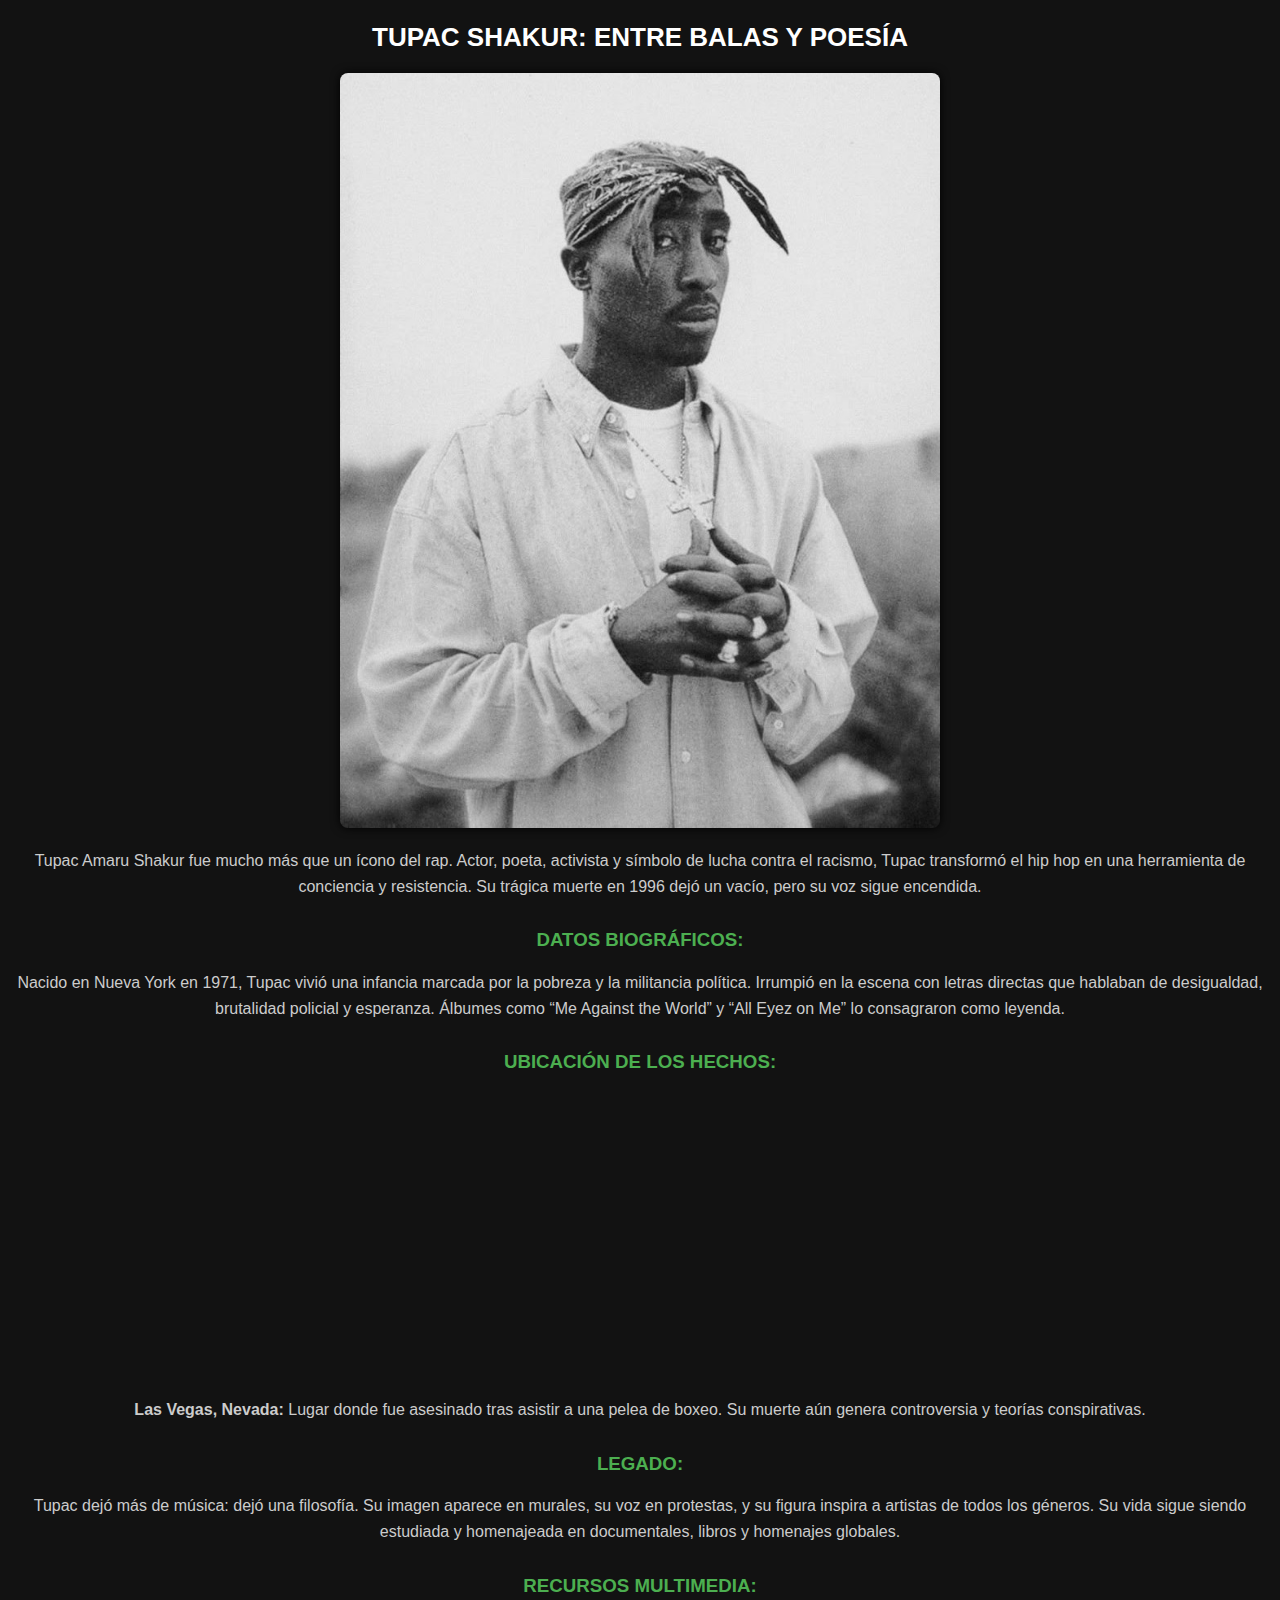
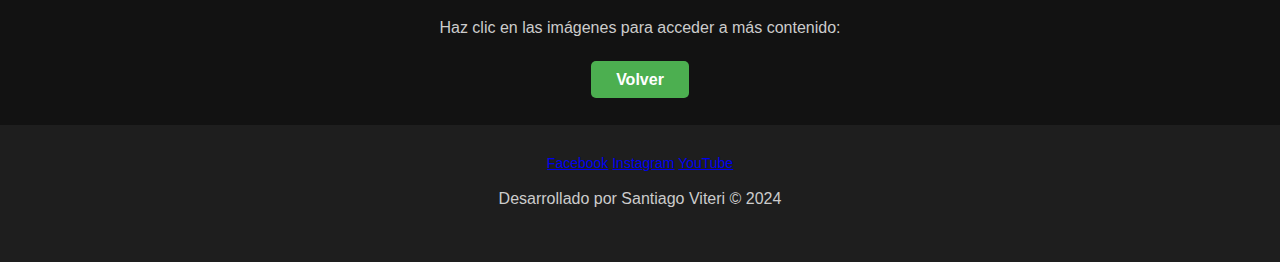
<file: mr.green/relatos/relato2.html>
<!DOCTYPE html>
<html lang="es">
<head>
  <meta charset="UTF-8" />
  <meta name="viewport" content="width=device-width, initial-scale=1.0" />
  <title>Tupac Shakur</title>
  <link rel="stylesheet" href="../css/styles.css" />
</head>
<body>
  <section class="container">
    <h2 class="titulo-relato">TUPAC SHAKUR: ENTRE BALAS Y POESÍA</h2>
    <img src="recusro2/rap2.jpg" alt="Tupac Shakur" class="imagen-relato" />
<center>
    <p>
      Tupac Amaru Shakur fue mucho más que un ícono del rap. Actor, poeta, activista y símbolo de lucha contra el racismo, Tupac transformó el hip hop en una herramienta de conciencia y resistencia. Su trágica muerte en 1996 dejó un vacío, pero su voz sigue encendida.
    </p>

    <h3>DATOS BIOGRÁFICOS:</h3>
    <p>
      Nacido en Nueva York en 1971, Tupac vivió una infancia marcada por la pobreza y la militancia política. Irrumpió en la escena con letras directas que hablaban de desigualdad, brutalidad policial y esperanza. Álbumes como “Me Against the World” y “All Eyez on Me” lo consagraron como leyenda.
    </p>

    <h3>UBICACIÓN DE LOS HECHOS:</h3>
    <iframe src="https://www.google.com/maps?q=Las+Vegas,+Nevada&output=embed"></iframe>
    <p><strong>Las Vegas, Nevada:</strong> Lugar donde fue asesinado tras asistir a una pelea de boxeo. Su muerte aún genera controversia y teorías conspirativas.</p>

    <h3>LEGADO:</h3>
    <p>
      Tupac dejó más de música: dejó una filosofía. Su imagen aparece en murales, su voz en protestas, y su figura inspira a artistas de todos los géneros. Su vida sigue siendo estudiada y homenajeada en documentales, libros y homenajes globales.
    </p>

    <h3>RECURSOS MULTIMEDIA:</h3>
    <p>Haz clic en las imágenes para acceder a más contenido:</p>
    </center>
    <div style="text-align: center; margin-top: 30px;">
      <a href="index.html" class="btn">Volver</a>
    </div>
    <br>
    <br>
    <footer class="main-footer">
     <div class="redes-sociales">
        <a href="https://facebook.com" target="_blank" class="icono facebook">Facebook</a>
        <a href="https://instagram.com" target="_blank" class="icono instagram">Instagram</a>
        <a href="https://youtube.com" target="_blank" class="icono youtube">YouTube</a>
    </div>
     <p class="credit">Desarrollado por Santiago Viteri © 2024</p>
  </section>
</body>
</html>
</file>
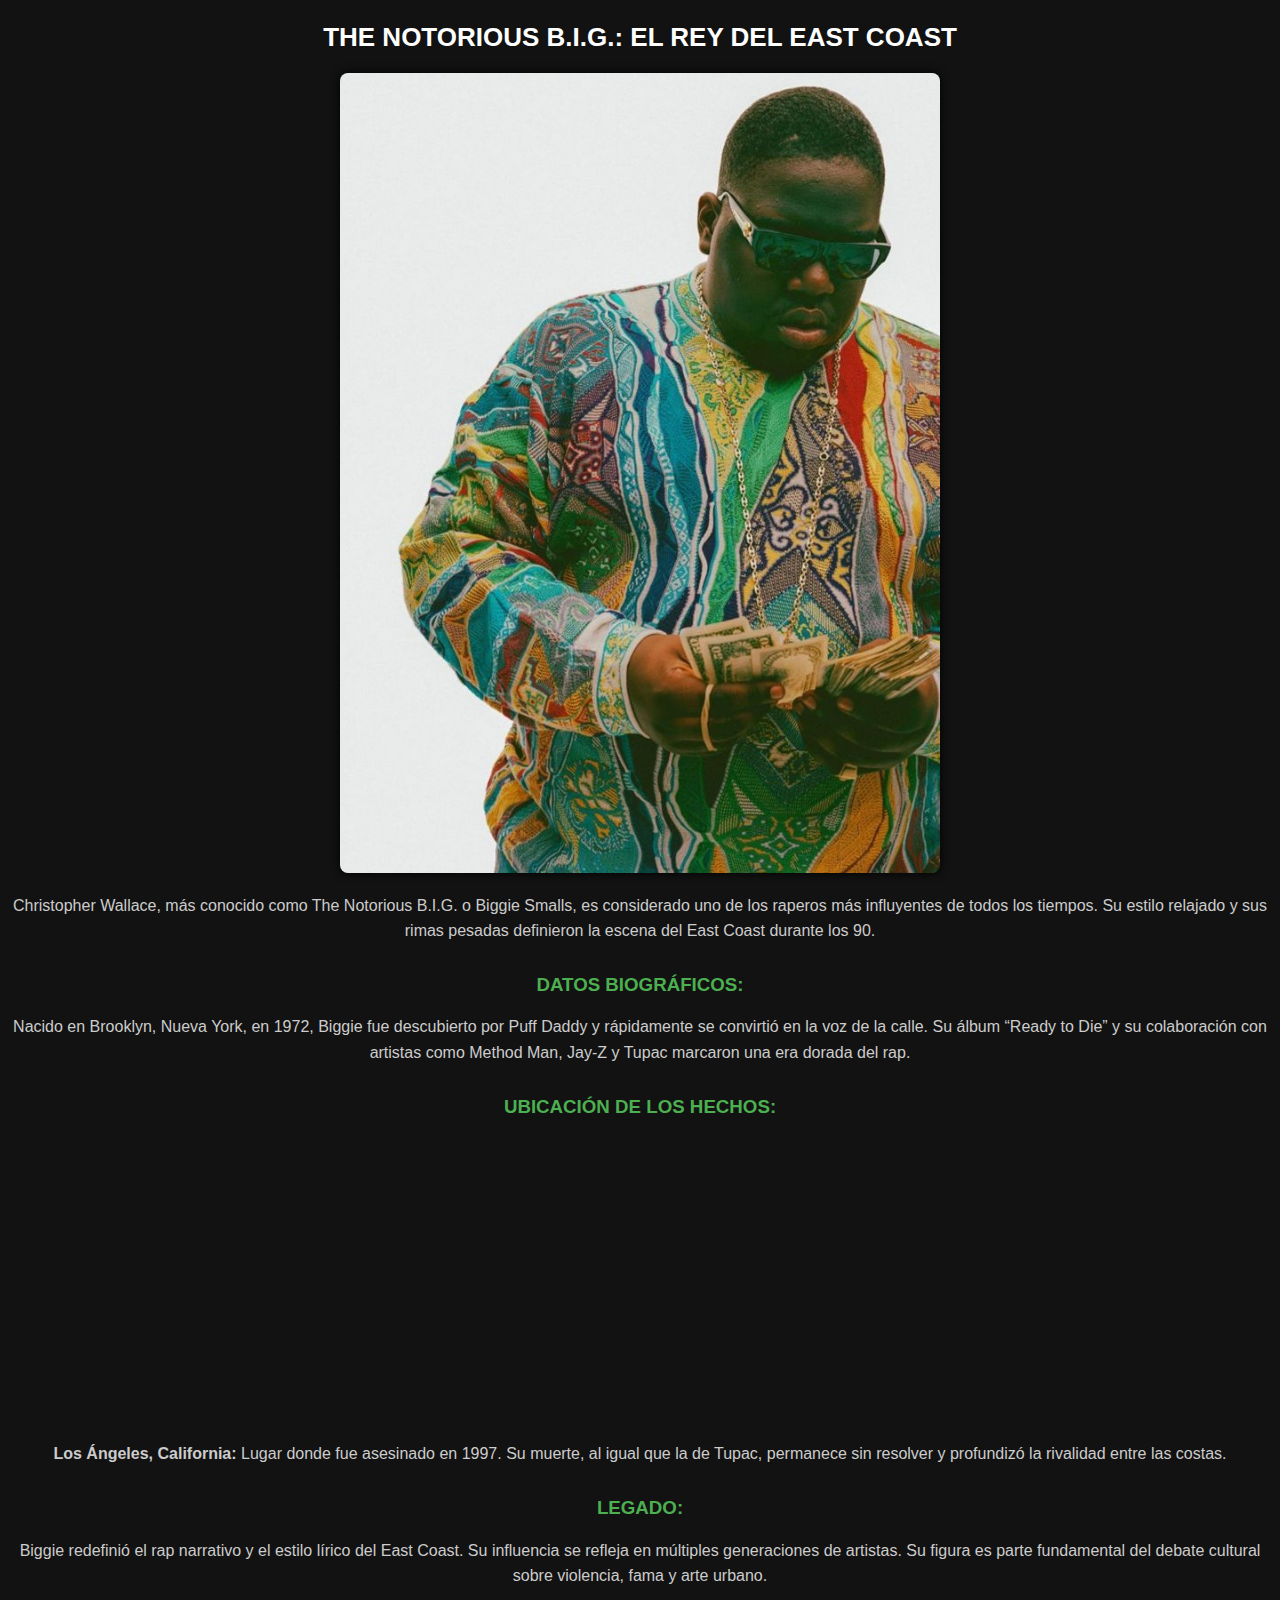
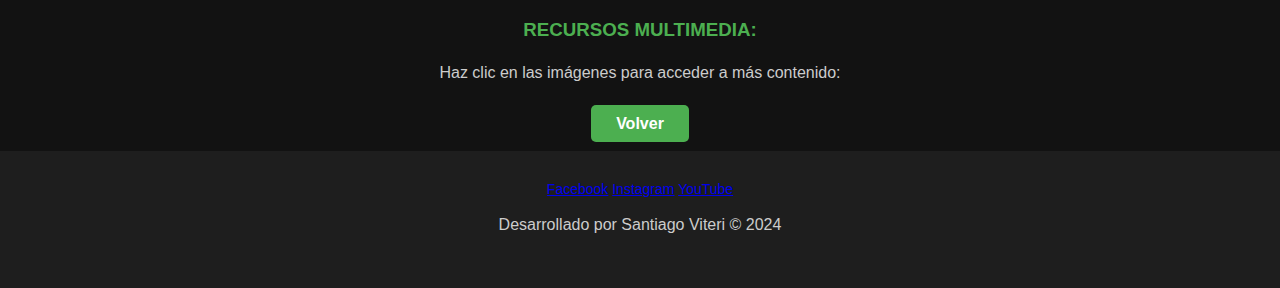
<file: mr.green/relatos/relato3.html>
<!DOCTYPE html>
<html lang="es">
<head>
  <meta charset="UTF-8" />
  <meta name="viewport" content="width=device-width, initial-scale=1.0" />
  <title>Notorious B.I.G.</title>
  <link rel="stylesheet" href="../css/styles.css" />
</head>
<body>
  <section class="container">
    <h2 class="titulo-relato">THE NOTORIOUS B.I.G.: EL REY DEL EAST COAST</h2>
    <img src="recusro2/rap3.jpg" alt="Notorious BIG" class="imagen-relato" />
<center>
    <p>
      Christopher Wallace, más conocido como The Notorious B.I.G. o Biggie Smalls, es considerado uno de los raperos más influyentes de todos los tiempos. Su estilo relajado y sus rimas pesadas definieron la escena del East Coast durante los 90.
    </p>

    <h3>DATOS BIOGRÁFICOS:</h3>
    <p>
      Nacido en Brooklyn, Nueva York, en 1972, Biggie fue descubierto por Puff Daddy y rápidamente se convirtió en la voz de la calle. Su álbum “Ready to Die” y su colaboración con artistas como Method Man, Jay-Z y Tupac marcaron una era dorada del rap.
    </p>

    <h3>UBICACIÓN DE LOS HECHOS:</h3>
    <iframe src="https://www.google.com/maps?q=Los+Angeles,+California&output=embed"></iframe>
    <p><strong>Los Ángeles, California:</strong> Lugar donde fue asesinado en 1997. Su muerte, al igual que la de Tupac, permanece sin resolver y profundizó la rivalidad entre las costas.</p>

    <h3>LEGADO:</h3>
    <p>
      Biggie redefinió el rap narrativo y el estilo lírico del East Coast. Su influencia se refleja en múltiples generaciones de artistas. Su figura es parte fundamental del debate cultural sobre violencia, fama y arte urbano.
    </p>

    <h3>RECURSOS MULTIMEDIA:</h3>
    <p>Haz clic en las imágenes para acceder a más contenido:</p>
</center>

    <div style="text-align: center; margin-top: 30px;">
      <a href="index.html" class="btn">Volver</a>
      <br>
      <br>

    </div>
    <footer class="main-footer">
     <div class="redes-sociales">
        <a href="https://facebook.com" target="_blank" class="icono facebook">Facebook</a>
        <a href="https://instagram.com" target="_blank" class="icono instagram">Instagram</a>
        <a href="https://youtube.com" target="_blank" class="icono youtube">YouTube</a>
    </div>
     <p class="credit">Desarrollado por Santiago Viteri © 2024</p>
  </section>
  </section>
</body>
</html>
</file>
<file: mr.green/css/styles.css>
body {
  background-color: #121212;
  color: #EAEAEA;
  font-family: 'Poppins', sans-serif;
  margin: 0;
  padding: 0;
}

.main-header {
  text-align: center;
  padding: 40px 20px;
  background-color: #1E1E1E;
}

.main-header h1 {
  font-size: 36px;
  margin-bottom: 10px;
  text-transform: uppercase;
  color: #ffffff;
}

.main-header h2 {
  font-size: 20px;
  color: #4CAF50;
  margin-bottom: 10px;
}

.main-header p {
  max-width: 700px;
  margin: 0 auto;
  font-size: 16px;
  color: #CCCCCC;
}

.bloque {
  text-align: center;
  padding: 40px 20px;
}

.bloque h3 {
  font-size: 22px;
  margin-bottom: 15px;
  color: #EAEAEA;
}

.bloque-img {
  max-width: 600px;
  width: 100%;
  border-radius: 8px;
  margin-bottom: 15px;
  box-shadow: 0 0 10px #000;
}

.bloque p {
  max-width: 700px;
  margin: 0 auto 20px;
  color: #CCCCCC;
}

.btn {
  background-color: #4CAF50;
  color: white;
  padding: 12px 25px;
  text-decoration: none;
  border-radius: 5px;
  font-weight: bold;
}

.btn:hover {
  background-color: #66bb6a;
}

.main-footer {
  background-color: #1E1E1E;
  text-align: center;
  padding: 30px 20px;
  font-size: 14px;
}

.logo-footer {
  height: 40px;
  margin-bottom: 10px;
}

.social-icons {
  margin: 10px 0;
}

.credit {
  color: #888888;
  margin-top: 15px;
}
.relato-titulo {
  text-align: center;
  font-size: 24px;
  margin-top: 60px;
  margin-bottom: 30px;
  color: #ffffff;
  text-transform: uppercase;
}

.relato-bloque {
  text-align: center;
  max-width: 800px;
  margin: 0 auto 50px;
  padding: 20px;
  background-color: #1E1E1E;
  border-radius: 10px;
  box-shadow: 0 0 10px #000;
}

.relato-subtitulo {
  color: #4CAF50;
  font-size: 18px;
  margin-bottom: 10px;
}

.relato-img {
  width: 100%;
  max-width: 500px;
  border-radius: 6px;
  margin: 15px 0;
}

.relato-descripcion {
  color: #CCCCCC;
  font-size: 15px;
  margin-bottom: 20px;
}

.btn {
  background-color: #4CAF50;
  color: white;
  padding: 10px 25px;
  border-radius: 5px;
  text-decoration: none;
  font-weight: bold;
  transition: background-color 0.3s ease;
}

.btn:hover {
  background-color: #66bb6a;
}
.titulo-relato {
  text-align: center;
  font-size: 26px;
  margin-bottom: 20px;
  color: #ffffff;
}

.imagen-relato {
  display: block;
  margin: 0 auto 20px;
  width: 100%;
  max-width: 600px;
  border-radius: 8px;
  box-shadow: 0 0 10px #000;
}

.container h3 {
  color: #4CAF50;
  margin-top: 30px;
}

.container p {
  color: #CCCCCC;
  font-size: 16px;
  line-height: 1.6;
  margin-bottom: 20px;
}

.imagen-media {
  width: 180px;
  margin: 10px;
  border-radius: 6px;
  transition: transform 0.3s ease;
}

.imagen-media:hover {
  transform: scale(1.05);
}
.galeria {
  display: flex;
  flex-wrap: wrap;
  justify-content: center;
  gap: 30px;
  padding: 20px;
}

.tarjeta {
  background-color: #1E1E1E;
  border-radius: 10px;
  width: 240px;
  padding: 15px;
  text-align: center;
  box-shadow: 0 0 10px #000;
  transition: transform 0.3s ease, box-shadow 0.3s ease;
}

.tarjeta:hover {
  transform: scale(1.05);
  box-shadow: 0 0 15px #4CAF50;
}

.tarjeta img {
  width: 100%;
  height: 260px;
  object-fit: cover;
  border-radius: 5px;
}

.tarjeta h3 {
  margin: 10px 0 5px;
  color: #EAEAEA;
  font-size: 16px;
}

.tarjeta h3 span {
  font-weight: normal;
  font-size: 13px;
  color: #999999;
}
/* FICHAS DE ARTISTAS DEL CATÁLOGO */
.ficha-container {
  display: flex;
  flex-wrap: wrap;
  gap: 30px;
  justify-content: center;
  align-items: flex-start;
  padding: 40px 20px;
  max-width: 1000px;
  margin: auto;
}

.ficha-container img {
  max-width: 300px;
  border-radius: 8px;
  box-shadow: 0 0 10px #000;
}

.ficha-info {
  flex: 1;
  color: #eaeaea;
}

.ficha-info h2 {
  margin-top: 0;
  font-size: 24px;
  color: #ffffff;
}

.ficha-info p {
  margin-bottom: 10px;
  color: #cccccc;
  font-size: 15px;
}

.ficha-info strong {
  color: #4CAF50;
}

iframe {
  width: 100%;
  max-width: 480px;
  height: 270px;
  border: none;
  border-radius: 6px;
  margin-top: 15px;
}

/* Botón volver */
.btn-volver {
  display: block;
  text-align: center;
  margin: 40px auto;
  background-color: #4CAF50;
  color: white;
  padding: 10px 30px;
  border-radius: 5px;
  text-decoration: none;
  font-weight: bold;
}

.btn-volver:hover {
  background-color: #66bb6a;
}
</file>
